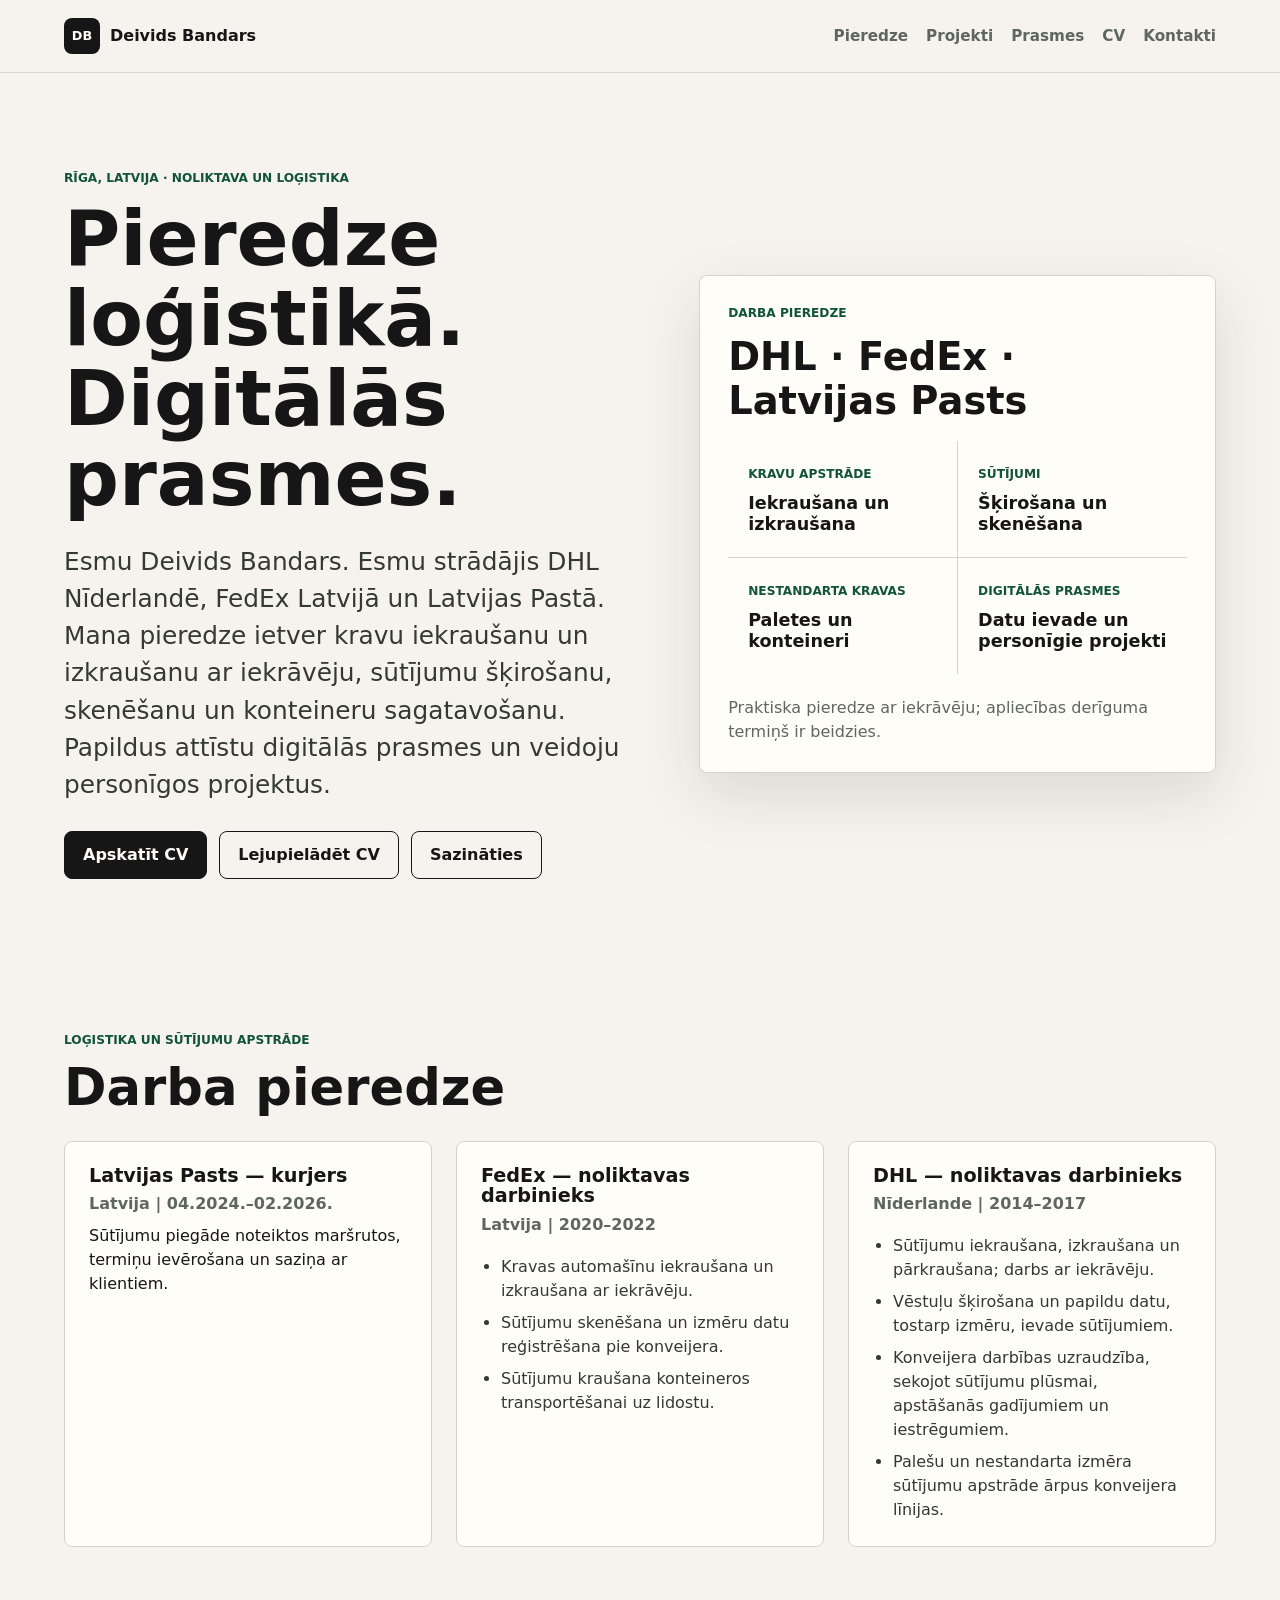
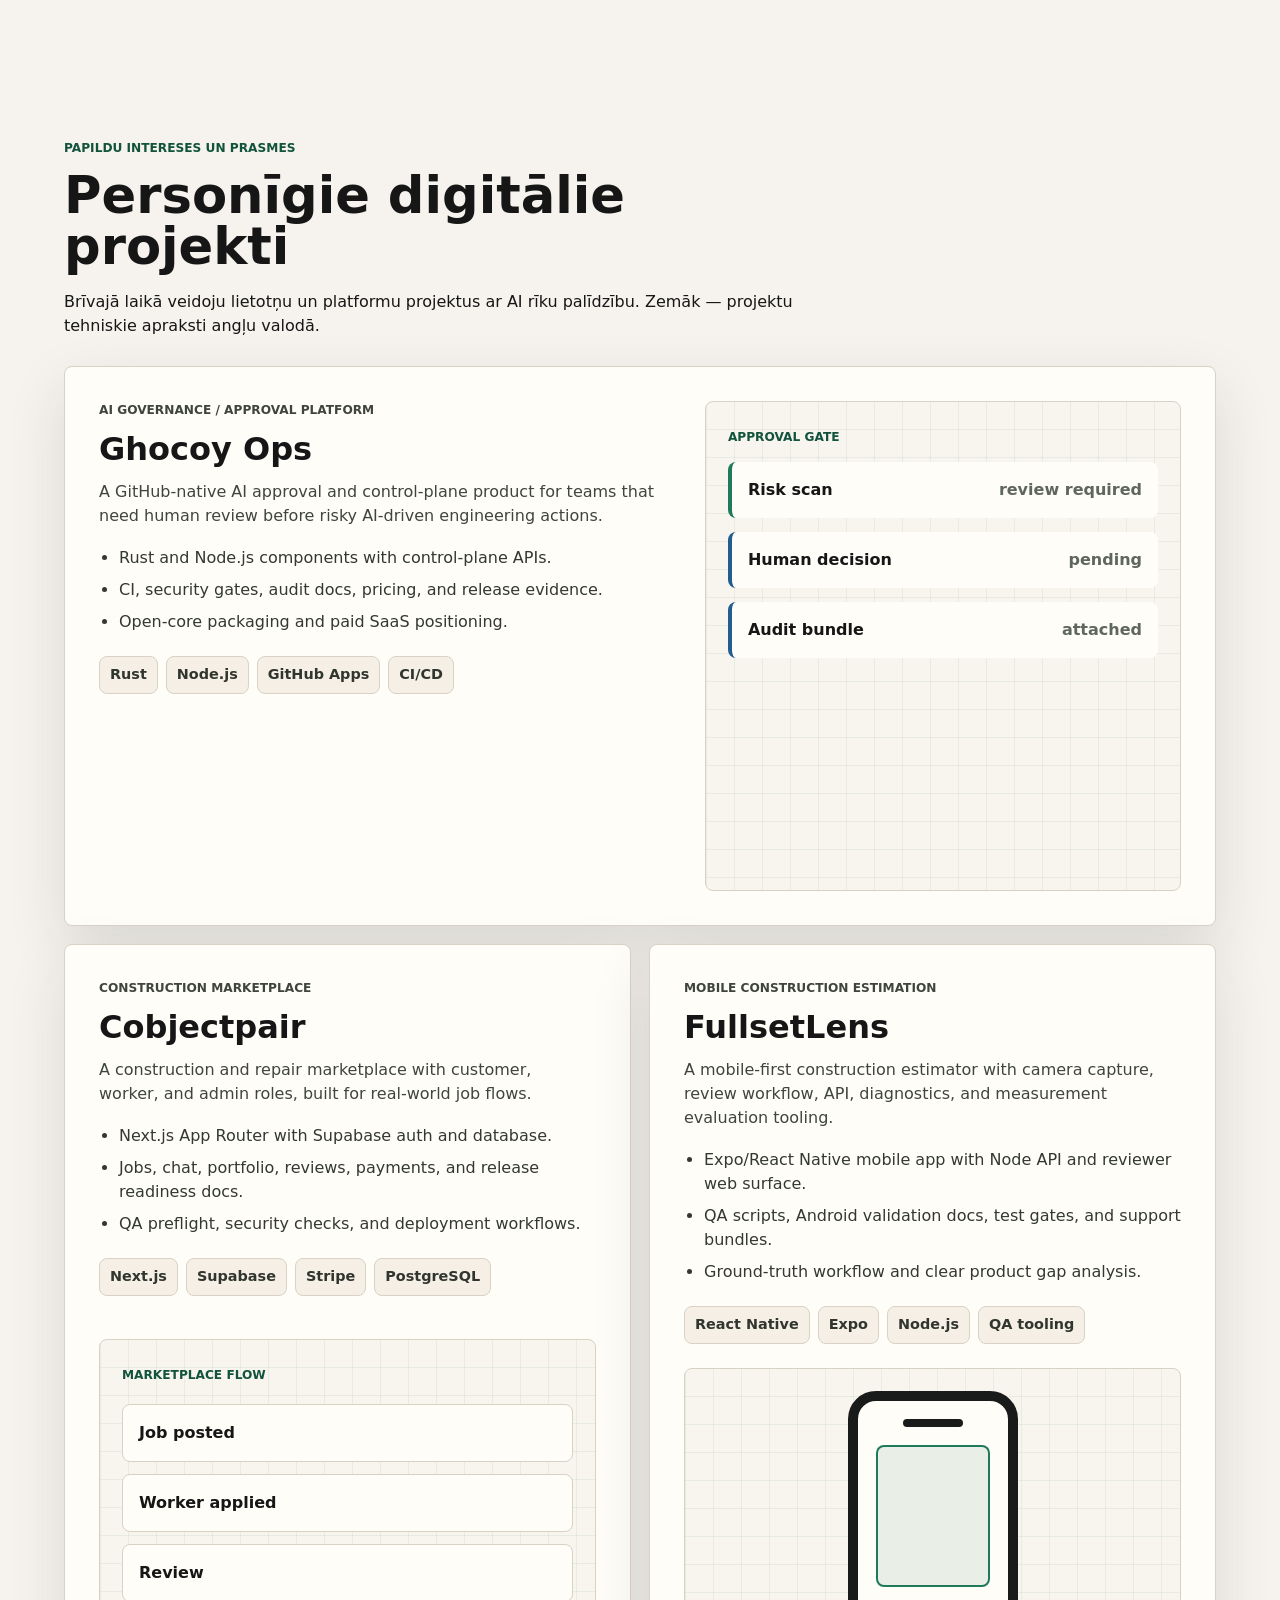
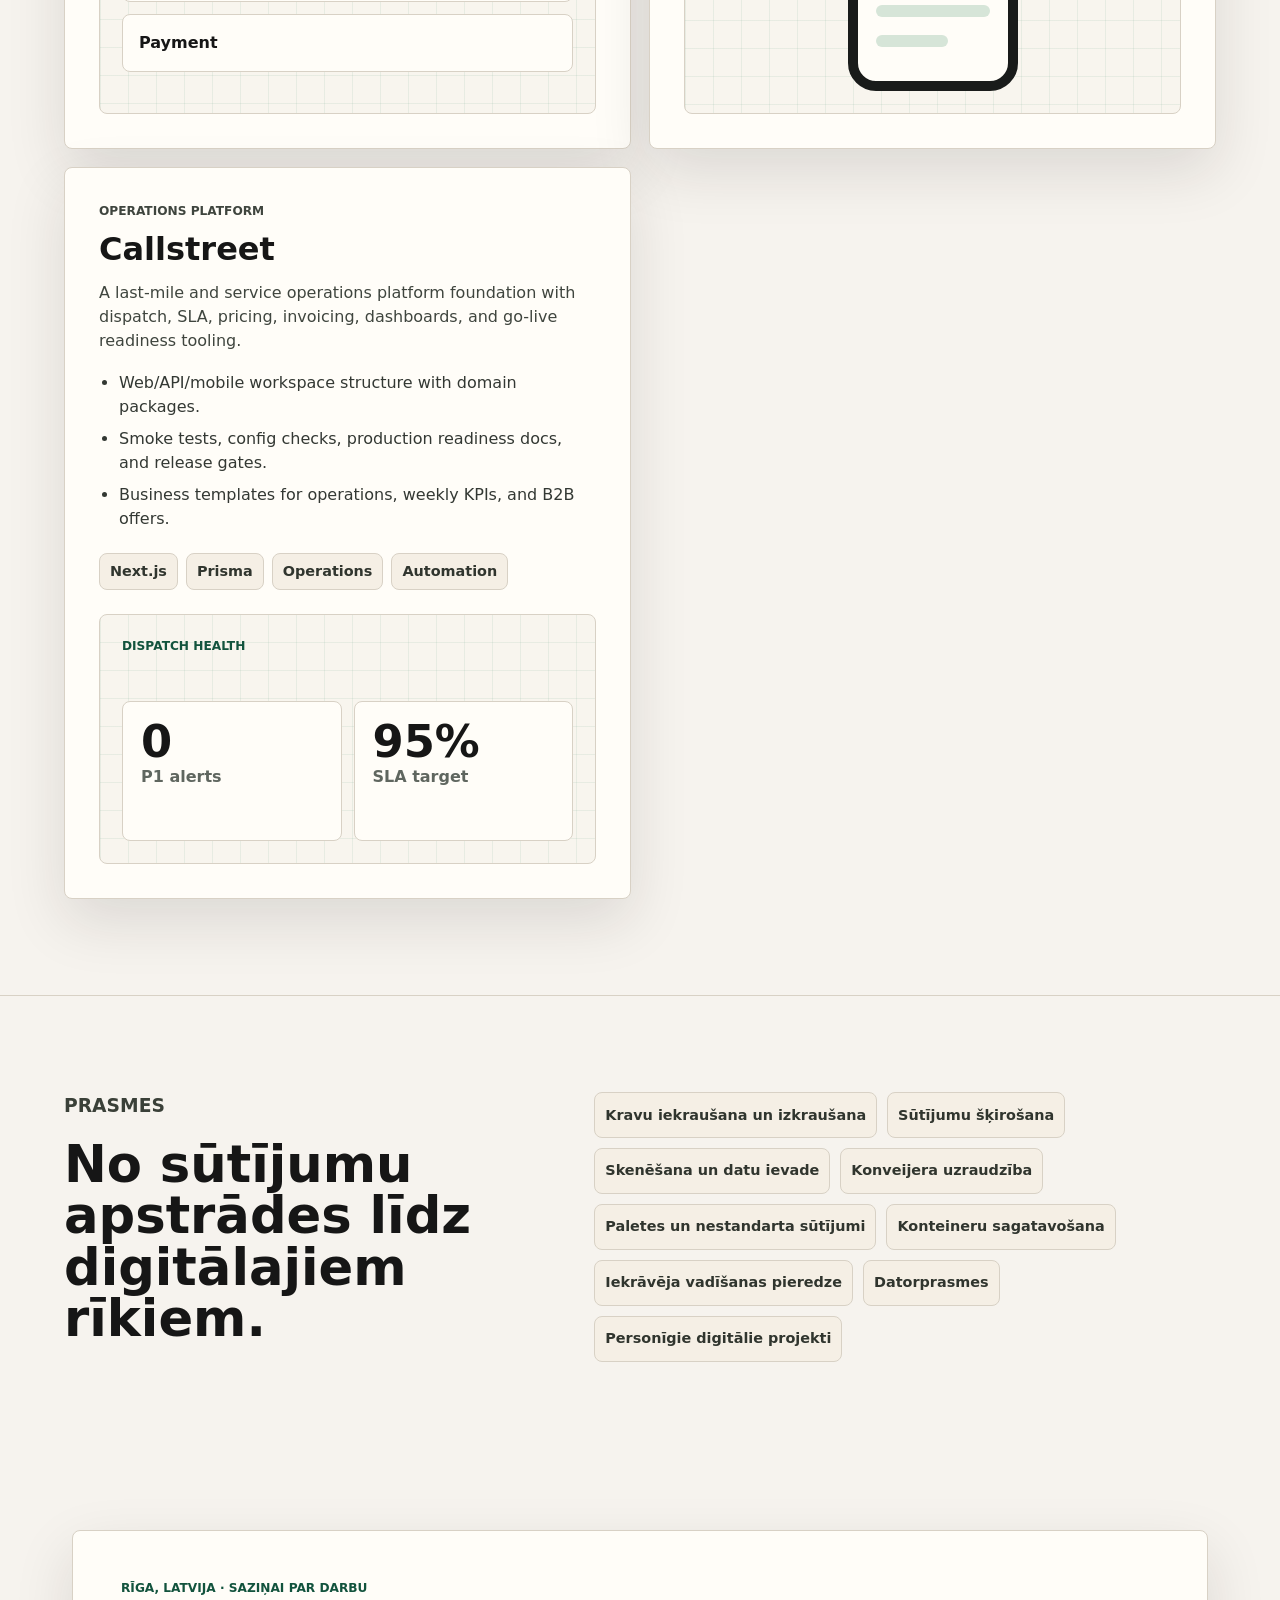
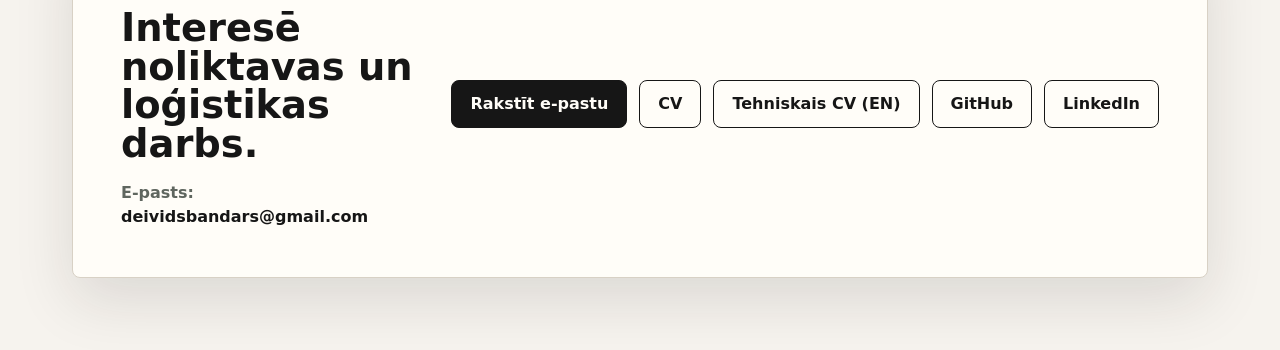
<file: index.html>
<!doctype html>
<html lang="lv">
  <head>
    <meta charset="utf-8" />
    <meta name="viewport" content="width=device-width, initial-scale=1" />
    <title>Deivids Bandars | Noliktava, loģistika un digitālie projekti</title>
    <meta
      name="description"
      content="Deivids Bandars — pieredze DHL, FedEx un Latvijas Pastā. Noliktavas darbs, loģistika un personīgie digitālie projekti."
    />
    <link rel="stylesheet" href="./styles.css" />
  </head>
  <body>
    <header class="site-header">
      <a class="brand" href="#top" aria-label="Deivids Bandars home">
        <span class="brand-mark">DB</span>
        <span>Deivids Bandars</span>
      </a>
      <nav class="nav" aria-label="Main navigation">
        <a href="#experience">Pieredze</a>
        <a href="#projects">Projekti</a>
        <a href="#skills">Prasmes</a>

        <a href="./cv.html">CV</a>
        <a href="#contact">Kontakti</a>
      </nav>
    </header>

    <main id="top">
      <section class="hero">
        <div class="hero-copy">
          <p class="eyebrow">Rīga, Latvija · Noliktava un loģistika</p>
          <h1>Pieredze loģistikā.<br>Digitālās prasmes.</h1>
          <p class="lead">Esmu Deivids Bandars. Esmu strādājis DHL Nīderlandē, FedEx Latvijā un Latvijas Pastā. Mana pieredze ietver kravu iekraušanu un izkraušanu ar iekrāvēju, sūtījumu šķirošanu, skenēšanu un konteineru sagatavošanu. Papildus attīstu digitālās prasmes un veidoju personīgos projektus.</p>
          <div class="hero-actions">
            <a class="button primary" href="./cv.html">Apskatīt CV</a>
            <a class="button secondary" href="./Deivids_Bandars_CV_Printful.pdf" download>Lejupielādēt CV</a>
            <a class="button secondary" href="#contact">Sazināties</a>
          </div>
        </div>

<aside class="hero-visual experience-summary" aria-label="Pieredzes pārskats"><p class="eyebrow">Darba pieredze</p><h2>DHL · FedEx · Latvijas Pasts</h2><div class="status-grid"><div><span class="label">Kravu apstrāde</span><strong>Iekraušana un izkraušana</strong></div><div><span class="label">Sūtījumi</span><strong>Šķirošana un skenēšana</strong></div><div><span class="label">Nestandarta kravas</span><strong>Paletes un konteineri</strong></div><div><span class="label">Digitālās prasmes</span><strong>Datu ievade un personīgie projekti</strong></div></div><p class="qualification-note">Praktiska pieredze ar iekrāvēju; apliecības derīguma termiņš ir beidzies.</p></aside></section>
<section id="experience" class="section"><div class="section-heading"><p class="eyebrow">Loģistika un sūtījumu apstrāde</p><h2>Darba pieredze</h2></div><div class="experience-grid"><article class="cv-item"><h3>Latvijas Pasts — kurjers</h3><p class="cv-meta">Latvija | 04.2024.–02.2026.</p><p>Sūtījumu piegāde noteiktos maršrutos, termiņu ievērošana un saziņa ar klientiem.</p></article>
<article class="cv-item"><h3>FedEx — noliktavas darbinieks</h3><p class="cv-meta">Latvija | 2020–2022</p><ul><li>Kravas automašīnu iekraušana un izkraušana ar iekrāvēju.</li><li>Sūtījumu skenēšana un izmēru datu reģistrēšana pie konveijera.</li><li>Sūtījumu kraušana konteineros transportēšanai uz lidostu.</li></ul></article>
<article class="cv-item"><h3>DHL — noliktavas darbinieks</h3><p class="cv-meta">Nīderlande | 2014–2017</p><ul><li>Sūtījumu iekraušana, izkraušana un pārkraušana; darbs ar iekrāvēju.</li><li>Vēstuļu šķirošana un papildu datu, tostarp izmēru, ievade sūtījumiem.</li><li>Konveijera darbības uzraudzība, sekojot sūtījumu plūsmai, apstāšanās gadījumiem un iestrēgumiem.</li><li>Palešu un nestandarta izmēra sūtījumu apstrāde ārpus konveijera līnijas.</li></ul></article></div></section>
      <section id="projects" class="section" lang="en">
        <div class="section-heading" lang="lv">
          <p class="eyebrow">Papildu intereses un prasmes</p>
          <h2>Personīgie digitālie projekti</h2><p>Brīvajā laikā veidoju lietotņu un platformu projektus ar AI rīku palīdzību. Zemāk — projektu tehniskie apraksti angļu valodā.</p>
        </div>

        <div class="project-grid">
          <article class="project-card feature">
            <div class="project-copy">
              <p class="project-type">AI governance / approval platform</p>
              <h3>Ghocoy Ops</h3>
              <p>
                A GitHub-native AI approval and control-plane product for teams that need human review
                before risky AI-driven engineering actions.
              </p>
              <ul>
                <li>Rust and Node.js components with control-plane APIs.</li>
                <li>CI, security gates, audit docs, pricing, and release evidence.</li>
                <li>Open-core packaging and paid SaaS positioning.</li>
              </ul>
              <div class="tags">
                <span>Rust</span>
                <span>Node.js</span>
                <span>GitHub Apps</span>
                <span>CI/CD</span>
              </div>
            </div>
            <div class="product-preview approval-preview">
              <span class="preview-title">Approval Gate</span>
              <div class="approval-row pass">
                <strong>Risk scan</strong>
                <span>review required</span>
              </div>
              <div class="approval-row">
                <strong>Human decision</strong>
                <span>pending</span>
              </div>
              <div class="approval-row">
                <strong>Audit bundle</strong>
                <span>attached</span>
              </div>
            </div>
          </article>

          <article class="project-card">
            <div class="project-copy">
              <p class="project-type">Construction marketplace</p>
              <h3>Cobjectpair</h3>
              <p>
                A construction and repair marketplace with customer, worker, and admin roles, built for
                real-world job flows.
              </p>
              <ul>
                <li>Next.js App Router with Supabase auth and database.</li>
                <li>Jobs, chat, portfolio, reviews, payments, and release readiness docs.</li>
                <li>QA preflight, security checks, and deployment workflows.</li>
              </ul>
              <div class="tags">
                <span>Next.js</span>
                <span>Supabase</span>
                <span>Stripe</span>
                <span>PostgreSQL</span>
              </div>
            </div>
            <div class="product-preview marketplace-preview">
              <span class="preview-title">Marketplace Flow</span>
              <div class="kanban">
                <span>Job posted</span>
                <span>Worker applied</span>
                <span>Review</span>
                <span>Payment</span>
              </div>
            </div>
          </article>

          <article class="project-card">
            <div class="project-copy">
              <p class="project-type">Mobile construction estimation</p>
              <h3>FullsetLens</h3>
              <p>
                A mobile-first construction estimator with camera capture, review workflow, API,
                diagnostics, and measurement evaluation tooling.
              </p>
              <ul>
                <li>Expo/React Native mobile app with Node API and reviewer web surface.</li>
                <li>QA scripts, Android validation docs, test gates, and support bundles.</li>
                <li>Ground-truth workflow and clear product gap analysis.</li>
              </ul>
              <div class="tags">
                <span>React Native</span>
                <span>Expo</span>
                <span>Node.js</span>
                <span>QA tooling</span>
              </div>
            </div>
            <div class="product-preview mobile-preview">
              <span class="phone">
                <span class="phone-header"></span>
                <span class="scan-box"></span>
                <span class="phone-line"></span>
                <span class="phone-line short"></span>
              </span>
            </div>
          </article>

          <article class="project-card">
            <div class="project-copy">
              <p class="project-type">Operations platform</p>
              <h3>Callstreet</h3>
              <p>
                A last-mile and service operations platform foundation with dispatch, SLA, pricing,
                invoicing, dashboards, and go-live readiness tooling.
              </p>
              <ul>
                <li>Web/API/mobile workspace structure with domain packages.</li>
                <li>Smoke tests, config checks, production readiness docs, and release gates.</li>
                <li>Business templates for operations, weekly KPIs, and B2B offers.</li>
              </ul>
              <div class="tags">
                <span>Next.js</span>
                <span>Prisma</span>
                <span>Operations</span>
                <span>Automation</span>
              </div>
            </div>
            <div class="product-preview ops-preview">
              <span class="preview-title">Dispatch Health</span>
              <div class="metric">
                <strong>0</strong>
                <span>P1 alerts</span>
              </div>
              <div class="metric">
                <strong>95%</strong>
                <span>SLA target</span>
              </div>
            </div>
          </article>
        </div>
      </section>

<section id="skills" class="section split"><div><p class="eyebrow">Prasmes</p><h2>No sūtījumu apstrādes līdz digitālajiem rīkiem.</h2></div><div class="skill-list"><span>Kravu iekraušana un izkraušana</span><span>Sūtījumu šķirošana</span><span>Skenēšana un datu ievade</span><span>Konveijera uzraudzība</span><span>Paletes un nestandarta sūtījumi</span><span>Konteineru sagatavošana</span><span>Iekrāvēja vadīšanas pieredze</span><span>Datorprasmes</span><span>Personīgie digitālie projekti</span></div></section>
      <section id="contact" class="contact">
        <div>
          <p class="eyebrow">Rīga, Latvija · Saziņai par darbu</p>
          <h2>Interesē noliktavas un loģistikas darbs.</h2>
          <p class="contact-email">E-pasts: <span>deividsbandars@gmail.com</span></p>
        </div>
        <div class="contact-actions">
          <a class="button primary" href="mailto:deividsbandars@gmail.com">Rakstīt e-pastu</a>
          <a class="button secondary" href="./cv.html">CV</a>
          <a class="button secondary" href="./cv-tech.html">Tehniskais CV (EN)</a>
          <a class="button secondary" href="https://github.com/deividsbandars-web">GitHub</a>
          <a class="button secondary" href="https://www.linkedin.com/in/deivids-bandars-62b53a2b2/">LinkedIn</a>
        </div>
      </section>
    </main>
  </body>
</html>
</file>
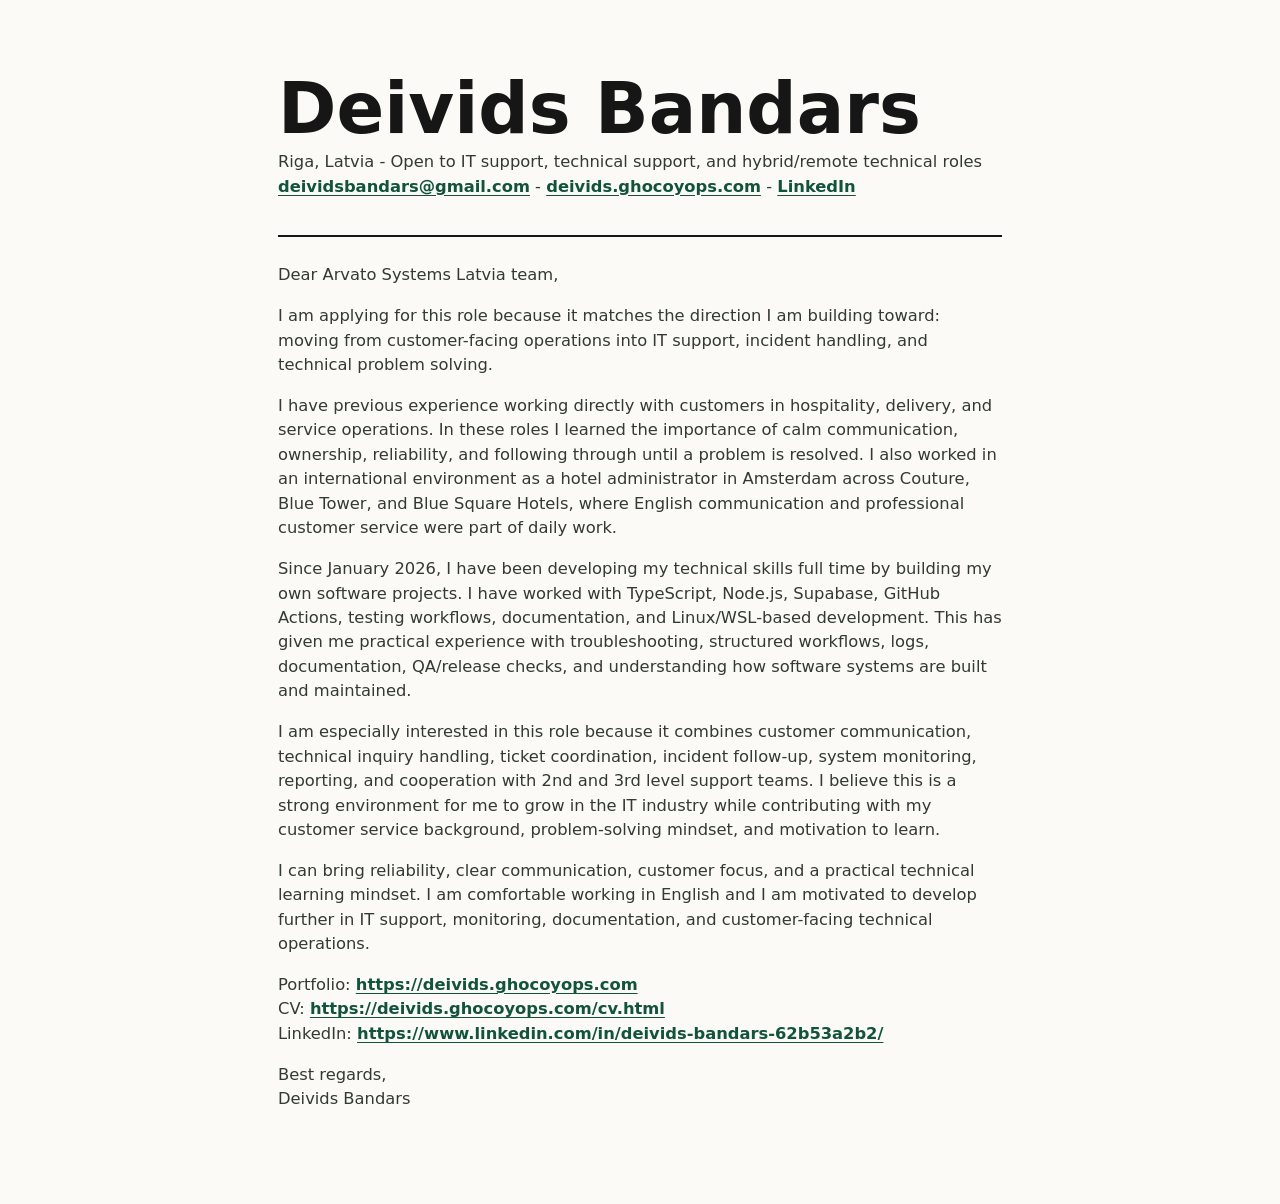
<file: cover-letter-arvato.html>
<!doctype html>
<html lang="en">
  <head>
    <meta charset="utf-8" />
    <meta name="viewport" content="width=device-width, initial-scale=1" />
    <title>Cover Letter | Arvato Systems Latvia | Deivids Bandars</title>
    <link rel="stylesheet" href="./styles.css" />
  </head>
  <body class="cv-page">
    <main class="letter-shell">
      <section class="letter-header">
        <h1>Deivids Bandars</h1>
        <p>
          Riga, Latvia - Open to IT support, technical support, and hybrid/remote technical roles<br />
          <a href="mailto:deividsbandars@gmail.com">deividsbandars@gmail.com</a> -
          <a href="https://deivids.ghocoyops.com">deivids.ghocoyops.com</a> -
          <a href="https://www.linkedin.com/in/deivids-bandars-62b53a2b2/">LinkedIn</a>
        </p>
      </section>

      <section class="letter-body">
        <p>Dear Arvato Systems Latvia team,</p>

        <p>
          I am applying for this role because it matches the direction I am building toward: moving
          from customer-facing operations into IT support, incident handling, and technical problem
          solving.
        </p>

        <p>
          I have previous experience working directly with customers in hospitality, delivery, and
          service operations. In these roles I learned the importance of calm communication,
          ownership, reliability, and following through until a problem is resolved. I also worked in
          an international environment as a hotel administrator in Amsterdam across Couture, Blue
          Tower, and Blue Square Hotels, where English communication and professional customer
          service were part of daily work.
        </p>

        <p>
          Since January 2026, I have been developing my technical skills full time by building my own
          software projects. I have worked with TypeScript, Node.js, Supabase, GitHub Actions,
          testing workflows, documentation, and Linux/WSL-based development. This has given me
          practical experience with troubleshooting, structured workflows, logs, documentation,
          QA/release checks, and understanding how software systems are built and maintained.
        </p>

        <p>
          I am especially interested in this role because it combines customer communication,
          technical inquiry handling, ticket coordination, incident follow-up, system monitoring,
          reporting, and cooperation with 2nd and 3rd level support teams. I believe this is a strong
          environment for me to grow in the IT industry while contributing with my customer service
          background, problem-solving mindset, and motivation to learn.
        </p>

        <p>
          I can bring reliability, clear communication, customer focus, and a practical technical
          learning mindset. I am comfortable working in English and I am motivated to develop further
          in IT support, monitoring, documentation, and customer-facing technical operations.
        </p>

        <p>
          Portfolio: <a href="https://deivids.ghocoyops.com">https://deivids.ghocoyops.com</a><br />
          CV: <a href="https://deivids.ghocoyops.com/cv.html">https://deivids.ghocoyops.com/cv.html</a><br />
          LinkedIn: <a href="https://www.linkedin.com/in/deivids-bandars-62b53a2b2/">https://www.linkedin.com/in/deivids-bandars-62b53a2b2/</a>
        </p>

        <p>
          Best regards,<br />
          Deivids Bandars
        </p>
      </section>
    </main>
  </body>
</html>
</file>
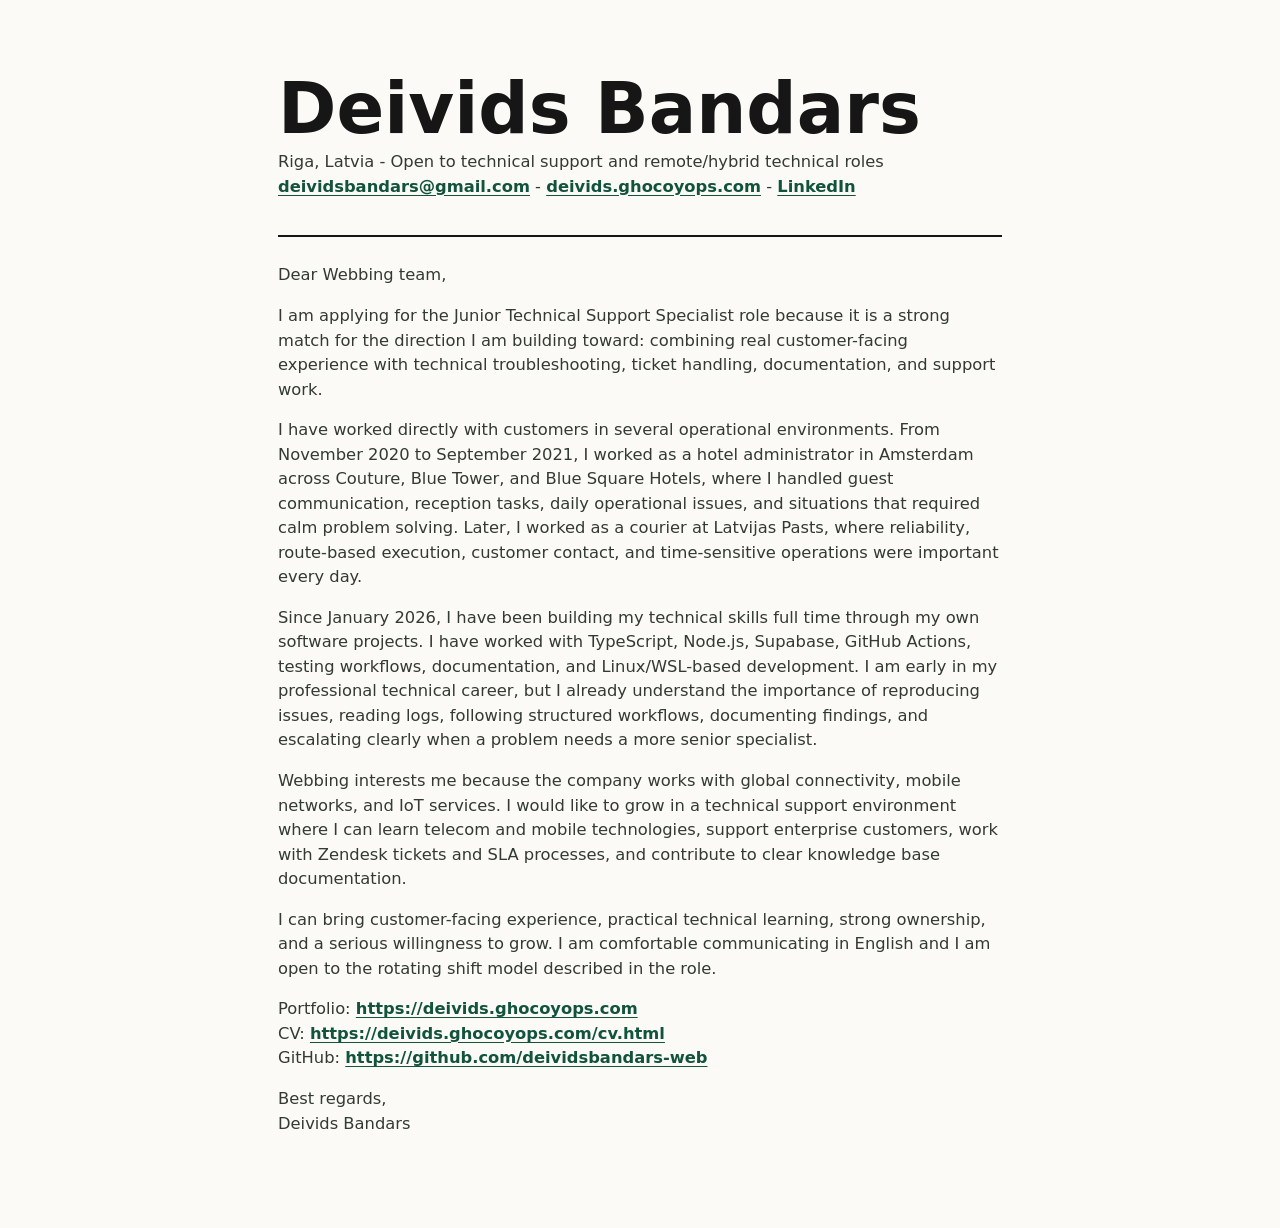
<file: cover-letter-webbing.html>
<!doctype html>
<html lang="en">
  <head>
    <meta charset="utf-8" />
    <meta name="viewport" content="width=device-width, initial-scale=1" />
    <title>Cover Letter | Webbing | Deivids Bandars</title>
    <link rel="stylesheet" href="./styles.css" />
  </head>
  <body class="cv-page">
    <main class="letter-shell">
      <section class="letter-header">
        <h1>Deivids Bandars</h1>
        <p>
          Riga, Latvia - Open to technical support and remote/hybrid technical roles<br />
          <a href="mailto:deividsbandars@gmail.com">deividsbandars@gmail.com</a> -
          <a href="https://deivids.ghocoyops.com">deivids.ghocoyops.com</a> -
          <a href="https://www.linkedin.com/in/deivids-bandars-62b53a2b2/">LinkedIn</a>
        </p>
      </section>

      <section class="letter-body">
        <p>Dear Webbing team,</p>

        <p>
          I am applying for the Junior Technical Support Specialist role because it is a strong match
          for the direction I am building toward: combining real customer-facing experience with
          technical troubleshooting, ticket handling, documentation, and support work.
        </p>

        <p>
          I have worked directly with customers in several operational environments. From November
          2020 to September 2021, I worked as a hotel administrator in Amsterdam across Couture,
          Blue Tower, and Blue Square Hotels, where I handled guest communication, reception tasks,
          daily operational issues, and situations that required calm problem solving. Later, I worked
          as a courier at Latvijas Pasts, where reliability, route-based execution, customer contact,
          and time-sensitive operations were important every day.
        </p>

        <p>
          Since January 2026, I have been building my technical skills full time through my own
          software projects. I have worked with TypeScript, Node.js, Supabase, GitHub Actions,
          testing workflows, documentation, and Linux/WSL-based development. I am early in my
          professional technical career, but I already understand the importance of reproducing issues,
          reading logs, following structured workflows, documenting findings, and escalating clearly
          when a problem needs a more senior specialist.
        </p>

        <p>
          Webbing interests me because the company works with global connectivity, mobile networks,
          and IoT services. I would like to grow in a technical support environment where I can learn
          telecom and mobile technologies, support enterprise customers, work with Zendesk tickets and
          SLA processes, and contribute to clear knowledge base documentation.
        </p>

        <p>
          I can bring customer-facing experience, practical technical learning, strong ownership, and
          a serious willingness to grow. I am comfortable communicating in English and I am open to the
          rotating shift model described in the role.
        </p>

        <p>
          Portfolio: <a href="https://deivids.ghocoyops.com">https://deivids.ghocoyops.com</a><br />
          CV: <a href="https://deivids.ghocoyops.com/cv.html">https://deivids.ghocoyops.com/cv.html</a><br />
          GitHub: <a href="https://github.com/deividsbandars-web">https://github.com/deividsbandars-web</a>
        </p>

        <p>
          Best regards,<br />
          Deivids Bandars
        </p>
      </section>
    </main>
  </body>
</html>
</file>
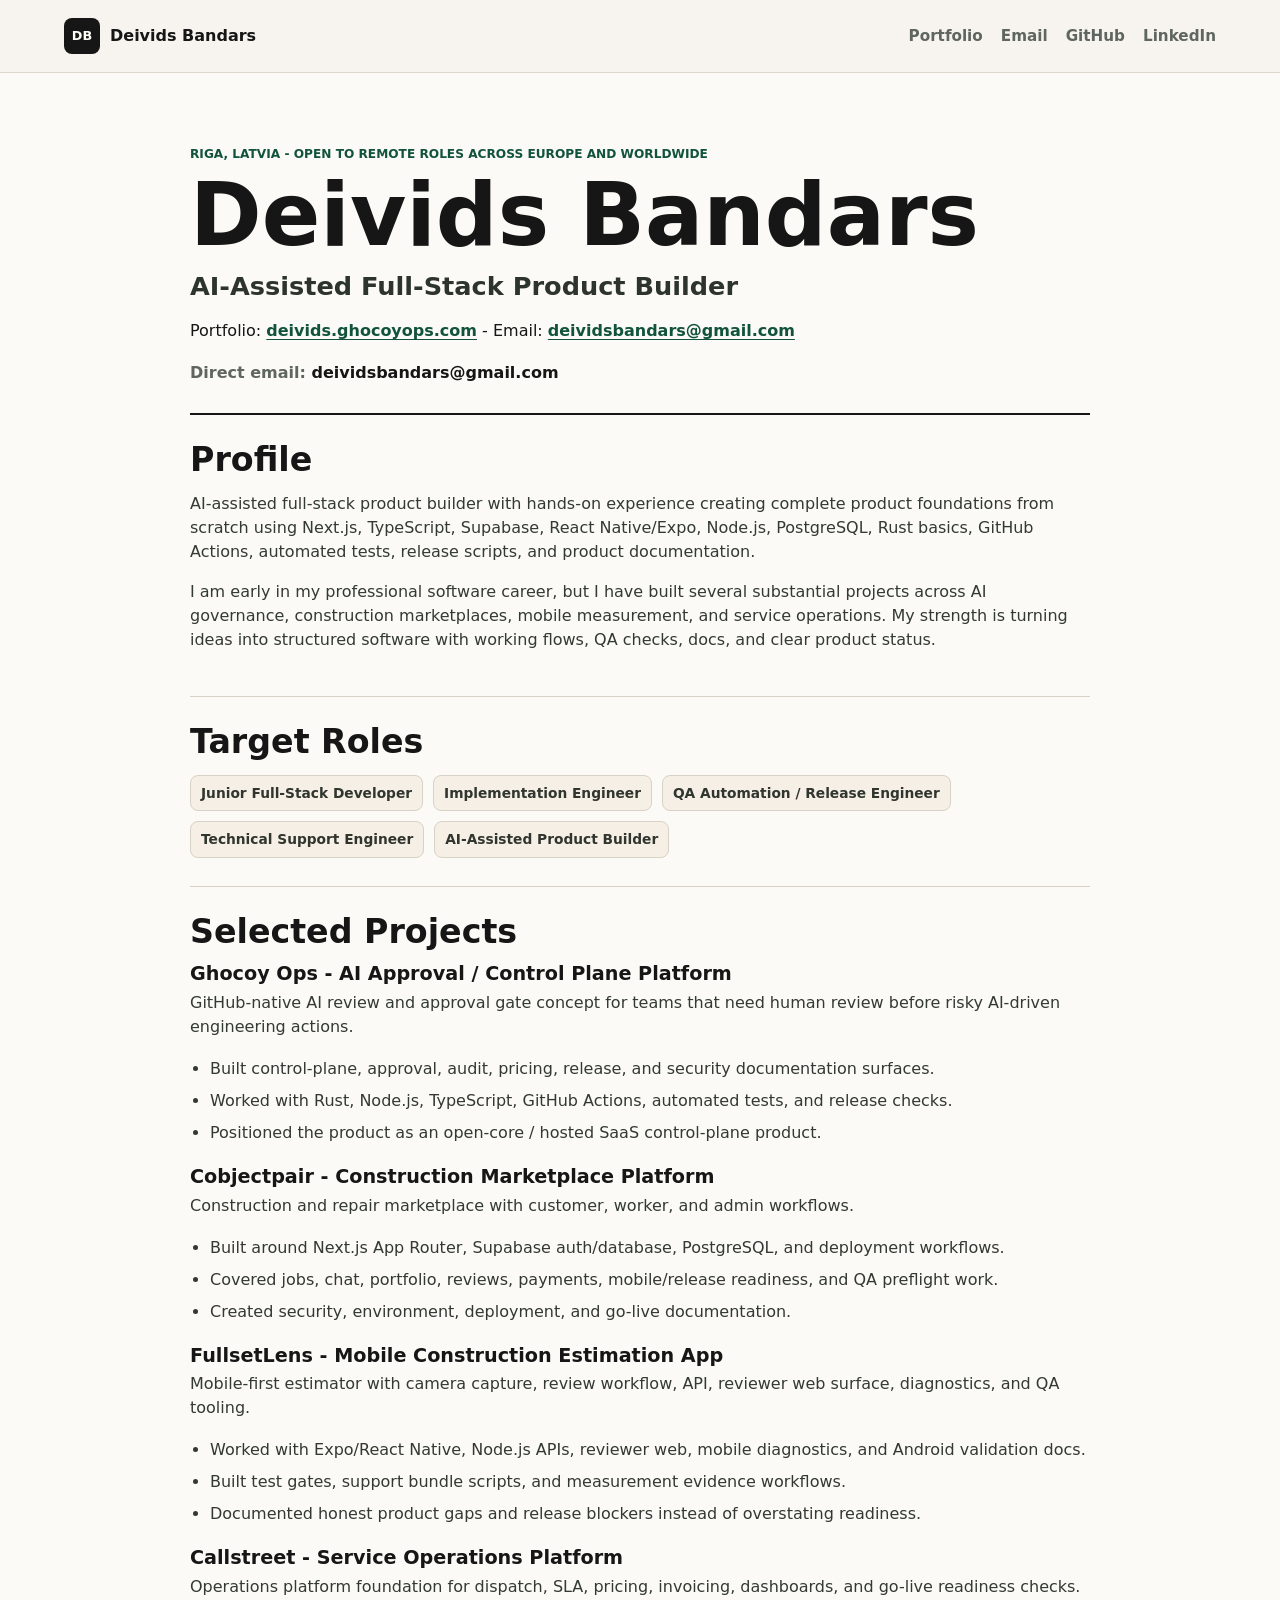
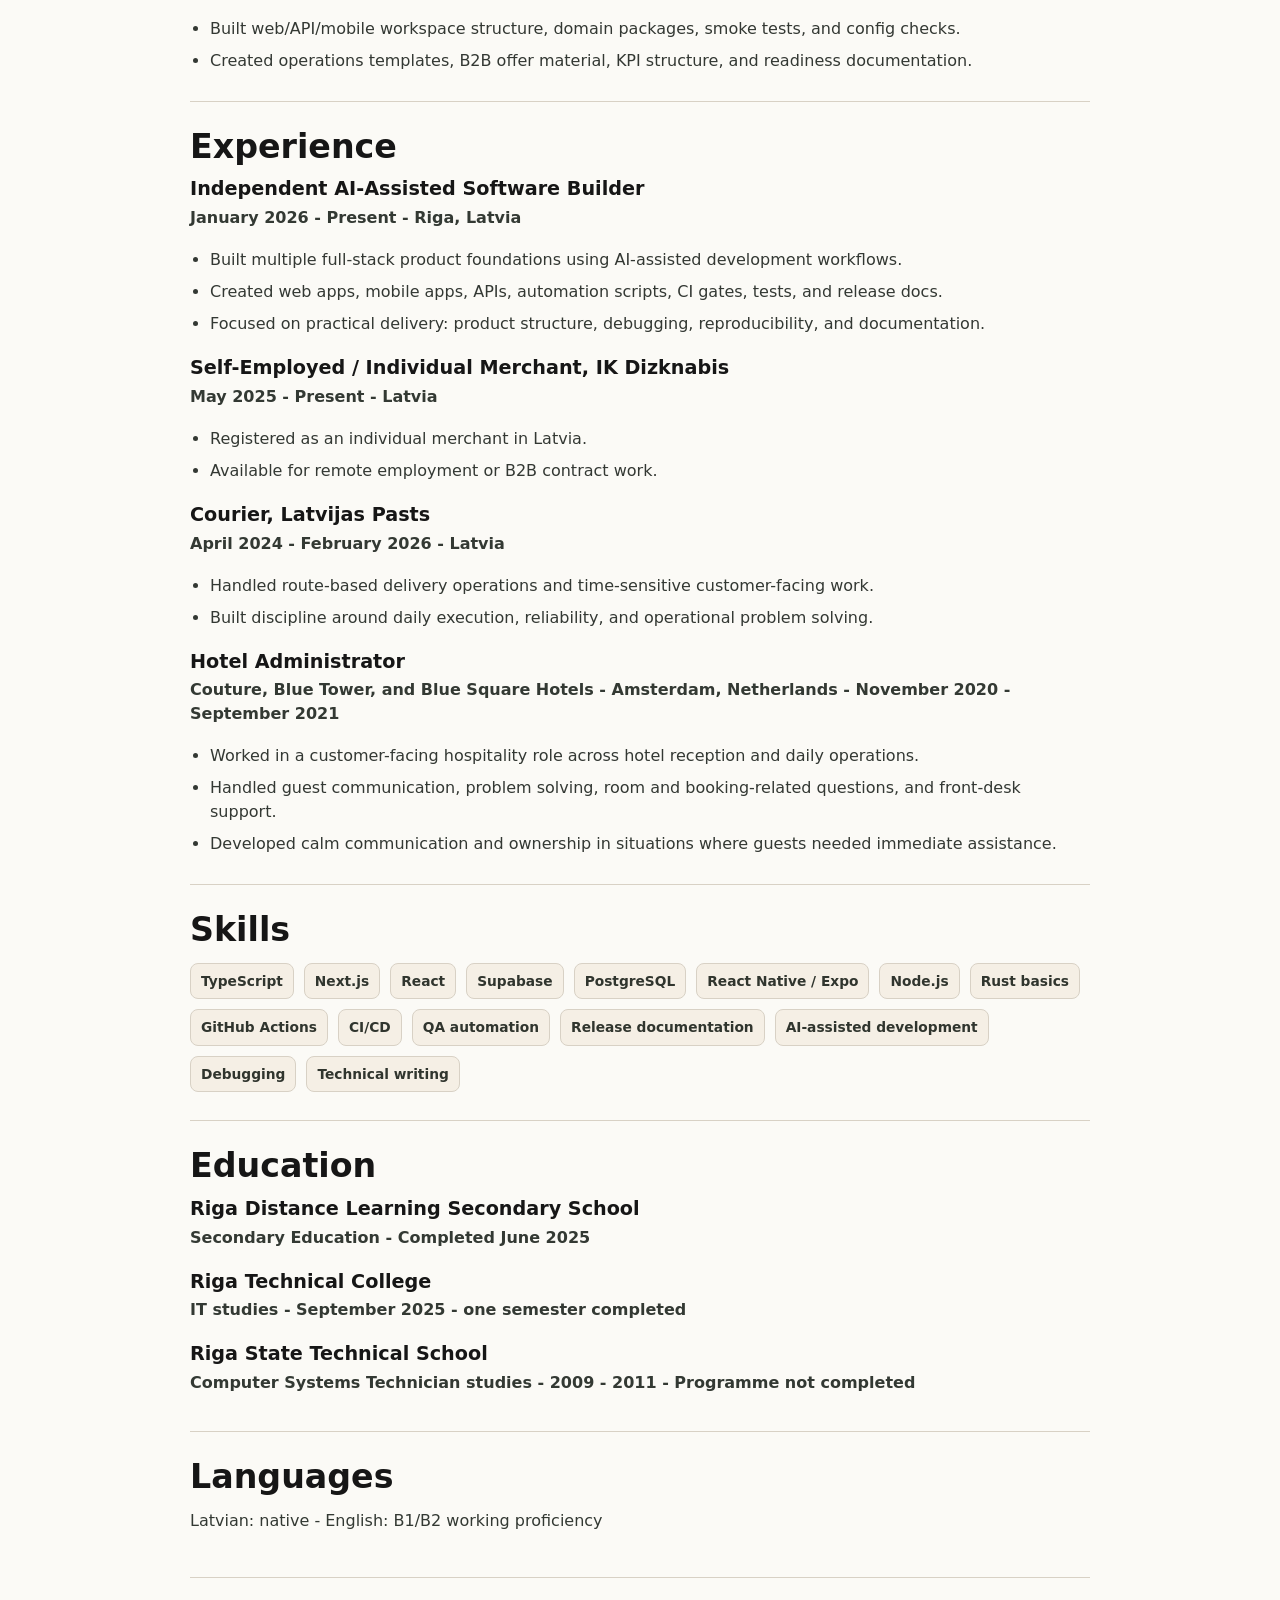
<file: cv-tech.html>
<!doctype html>
<html lang="en">
  <head>
    <meta charset="utf-8" />
    <meta name="viewport" content="width=device-width, initial-scale=1" />
    <title>CV | Deivids Bandars</title>
    <meta
      name="description"
      content="CV of Deivids Bandars, AI-assisted full-stack product builder open to remote roles."
    />
    <link rel="stylesheet" href="./styles.css" />
  </head>
  <body class="cv-page">
    <header class="site-header">
      <a class="brand" href="./index.html" aria-label="Back to portfolio">
        <span class="brand-mark">DB</span>
        <span>Deivids Bandars</span>
      </a>
      <nav class="nav" aria-label="CV navigation">
        <a href="./index.html">Portfolio</a>
        <a href="mailto:deividsbandars@gmail.com">Email</a>
        <a href="https://github.com/deividsbandars-web">GitHub</a>
        <a href="https://www.linkedin.com/in/deivids-bandars-62b53a2b2/">LinkedIn</a>
      </nav>
    </header>

    <main class="cv-shell">
      <section class="cv-hero">
        <p class="eyebrow">Riga, Latvia - Open to remote roles across Europe and worldwide</p>
        <h1>Deivids Bandars</h1>
        <p class="cv-title">AI-Assisted Full-Stack Product Builder</p>
        <p>
          Portfolio:
          <a href="https://deivids.ghocoyops.com">deivids.ghocoyops.com</a>
          - Email:
          <a href="mailto:deividsbandars@gmail.com">deividsbandars@gmail.com</a>
        </p>
        <p class="contact-email">Direct email: <span>deividsbandars@gmail.com</span></p>
      </section>

      <section class="cv-section">
        <h2>Profile</h2>
        <p>
          AI-assisted full-stack product builder with hands-on experience creating complete product
          foundations from scratch using Next.js, TypeScript, Supabase, React Native/Expo, Node.js,
          PostgreSQL, Rust basics, GitHub Actions, automated tests, release scripts, and product
          documentation.
        </p>
        <p>
          I am early in my professional software career, but I have built several substantial projects
          across AI governance, construction marketplaces, mobile measurement, and service operations.
          My strength is turning ideas into structured software with working flows, QA checks, docs,
          and clear product status.
        </p>
      </section>

      <section class="cv-section">
        <h2>Target Roles</h2>
        <div class="skill-list compact">
          <span>Junior Full-Stack Developer</span>
          <span>Implementation Engineer</span>
          <span>QA Automation / Release Engineer</span>
          <span>Technical Support Engineer</span>
          <span>AI-Assisted Product Builder</span>
        </div>
      </section>

      <section class="cv-section">
        <h2>Selected Projects</h2>
        <article class="cv-item">
          <h3>Ghocoy Ops - AI Approval / Control Plane Platform</h3>
          <p>
            GitHub-native AI review and approval gate concept for teams that need human review before
            risky AI-driven engineering actions.
          </p>
          <ul>
            <li>Built control-plane, approval, audit, pricing, release, and security documentation surfaces.</li>
            <li>Worked with Rust, Node.js, TypeScript, GitHub Actions, automated tests, and release checks.</li>
            <li>Positioned the product as an open-core / hosted SaaS control-plane product.</li>
          </ul>
        </article>

        <article class="cv-item">
          <h3>Cobjectpair - Construction Marketplace Platform</h3>
          <p>
            Construction and repair marketplace with customer, worker, and admin workflows.
          </p>
          <ul>
            <li>Built around Next.js App Router, Supabase auth/database, PostgreSQL, and deployment workflows.</li>
            <li>Covered jobs, chat, portfolio, reviews, payments, mobile/release readiness, and QA preflight work.</li>
            <li>Created security, environment, deployment, and go-live documentation.</li>
          </ul>
        </article>

        <article class="cv-item">
          <h3>FullsetLens - Mobile Construction Estimation App</h3>
          <p>
            Mobile-first estimator with camera capture, review workflow, API, reviewer web surface,
            diagnostics, and QA tooling.
          </p>
          <ul>
            <li>Worked with Expo/React Native, Node.js APIs, reviewer web, mobile diagnostics, and Android validation docs.</li>
            <li>Built test gates, support bundle scripts, and measurement evidence workflows.</li>
            <li>Documented honest product gaps and release blockers instead of overstating readiness.</li>
          </ul>
        </article>

        <article class="cv-item">
          <h3>Callstreet - Service Operations Platform</h3>
          <p>
            Operations platform foundation for dispatch, SLA, pricing, invoicing, dashboards, and
            go-live readiness checks.
          </p>
          <ul>
            <li>Built web/API/mobile workspace structure, domain packages, smoke tests, and config checks.</li>
            <li>Created operations templates, B2B offer material, KPI structure, and readiness documentation.</li>
          </ul>
        </article>
      </section>

      <section class="cv-section">
        <h2>Experience</h2>
        <article class="cv-item">
          <h3>Independent AI-Assisted Software Builder</h3>
          <p class="cv-meta">January 2026 - Present - Riga, Latvia</p>
          <ul>
            <li>Built multiple full-stack product foundations using AI-assisted development workflows.</li>
            <li>Created web apps, mobile apps, APIs, automation scripts, CI gates, tests, and release docs.</li>
            <li>Focused on practical delivery: product structure, debugging, reproducibility, and documentation.</li>
          </ul>
        </article>

        <article class="cv-item">
          <h3>Self-Employed / Individual Merchant, IK Dizknabis</h3>
          <p class="cv-meta">May 2025 - Present - Latvia</p>
          <ul>
            <li>Registered as an individual merchant in Latvia.</li>
            <li>Available for remote employment or B2B contract work.</li>
          </ul>
        </article>

        <article class="cv-item">
          <h3>Courier, Latvijas Pasts</h3>
          <p class="cv-meta">April 2024 - February 2026 - Latvia</p>
          <ul>
            <li>Handled route-based delivery operations and time-sensitive customer-facing work.</li>
            <li>Built discipline around daily execution, reliability, and operational problem solving.</li>
          </ul>
        </article>

        <article class="cv-item">
          <h3>Hotel Administrator</h3>
          <p class="cv-meta">Couture, Blue Tower, and Blue Square Hotels - Amsterdam, Netherlands - November 2020 - September 2021</p>
          <ul>
            <li>Worked in a customer-facing hospitality role across hotel reception and daily operations.</li>
            <li>Handled guest communication, problem solving, room and booking-related questions, and front-desk support.</li>
            <li>Developed calm communication and ownership in situations where guests needed immediate assistance.</li>
          </ul>
        </article>
      </section>

      <section class="cv-section">
        <h2>Skills</h2>
        <div class="skill-list compact">
          <span>TypeScript</span>
          <span>Next.js</span>
          <span>React</span>
          <span>Supabase</span>
          <span>PostgreSQL</span>
          <span>React Native / Expo</span>
          <span>Node.js</span>
          <span>Rust basics</span>
          <span>GitHub Actions</span>
          <span>CI/CD</span>
          <span>QA automation</span>
          <span>Release documentation</span>
          <span>AI-assisted development</span>
          <span>Debugging</span>
          <span>Technical writing</span>
        </div>
      </section>

      <section class="cv-section">
        <h2>Education</h2>
        <article class="cv-item">
          <h3>Riga Distance Learning Secondary School</h3>
          <p class="cv-meta">Secondary Education - Completed June 2025</p>
        </article>
        <article class="cv-item">
          <h3>Riga Technical College</h3>
          <p class="cv-meta">IT studies - September 2025 - one semester completed</p>
        </article>
        <article class="cv-item">
          <h3>Riga State Technical School</h3>
          <p class="cv-meta">Computer Systems Technician studies - 2009 - 2011 - Programme not completed</p>
        </article>
      </section>

      <section class="cv-section">
        <h2>Languages</h2>
        <p>Latvian: native - English: B1/B2 working proficiency</p>
      </section>
    </main>
  </body>
</html>
</file>
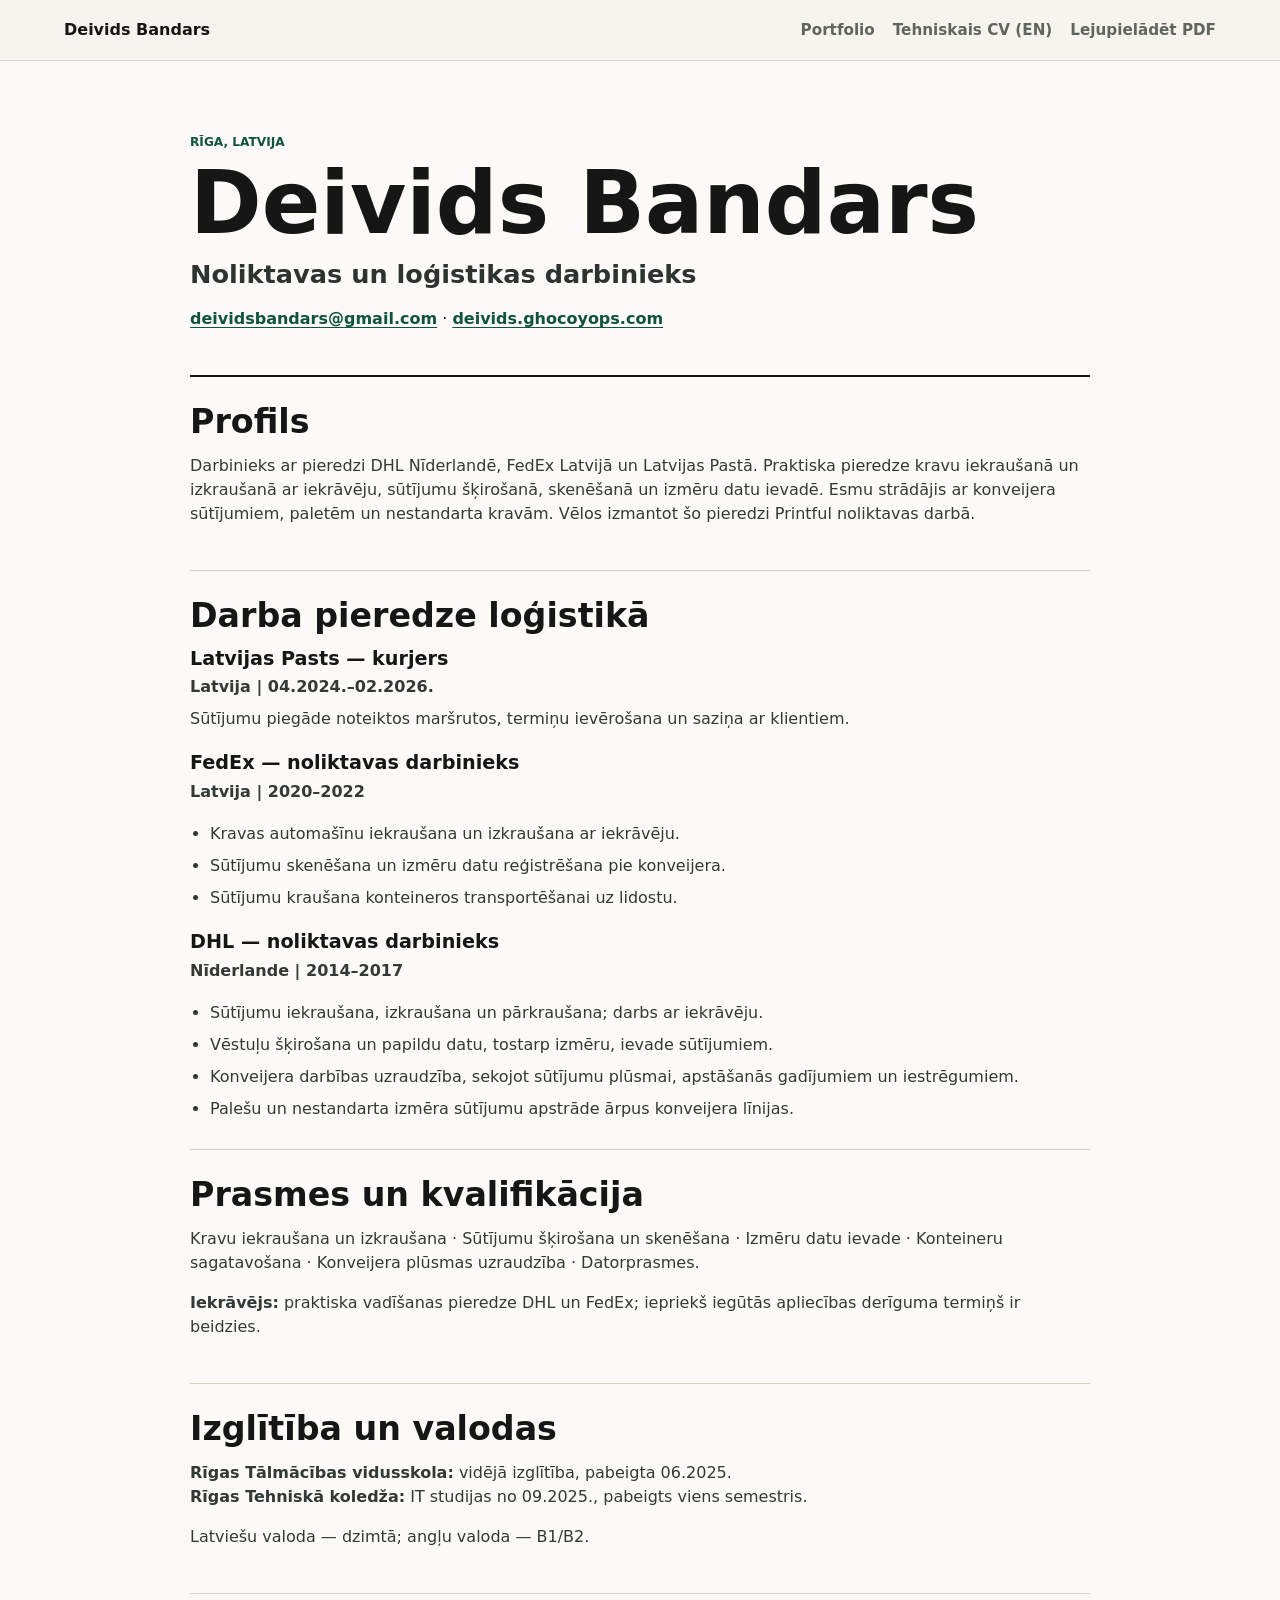
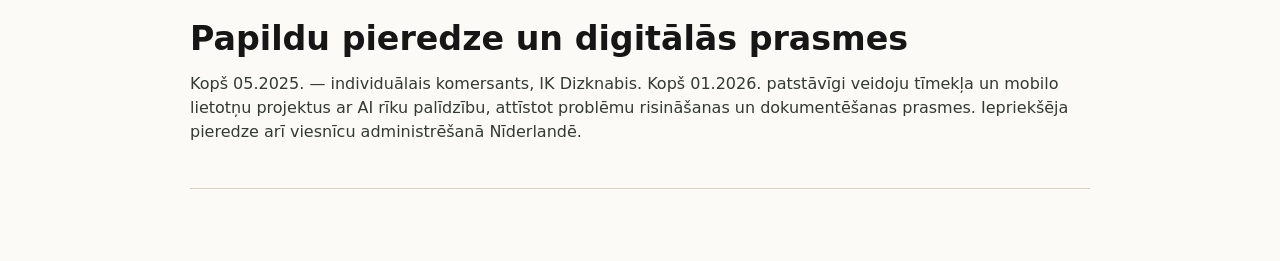
<file: cv.html>
<!doctype html>
<html lang="lv"><head><meta charset="utf-8"><meta name="viewport" content="width=device-width, initial-scale=1">
<title>Deivids Bandars — noliktavas un loģistikas CV</title><meta name="description" content="Deivida Bandara CV: DHL, FedEx un Latvijas Pasta pieredze, kravu apstrāde, sūtījumu skenēšana un darbs ar iekrāvēju."><link rel="stylesheet" href="./styles.css"></head>
<body class="cv-page warehouse-cv"><header class="site-header"><a class="brand" href="./index.html">Deivids Bandars</a><nav class="nav" aria-label="CV navigācija"><a href="./index.html">Portfolio</a><a href="./cv-tech.html">Tehniskais CV (EN)</a><a href="./Deivids_Bandars_CV_Printful.pdf" download>Lejupielādēt PDF</a></nav></header>
<main class="cv-shell"><section class="cv-hero"><p class="eyebrow">Rīga, Latvija</p><h1>Deivids Bandars</h1><p class="cv-title">Noliktavas un loģistikas darbinieks</p><p><a href="mailto:deividsbandars@gmail.com">deividsbandars@gmail.com</a> · <a href="https://deivids.ghocoyops.com">deivids.ghocoyops.com</a></p></section>
<section class="cv-section"><h2>Profils</h2><p>Darbinieks ar pieredzi DHL Nīderlandē, FedEx Latvijā un Latvijas Pastā. Praktiska pieredze kravu iekraušanā un izkraušanā ar iekrāvēju, sūtījumu šķirošanā, skenēšanā un izmēru datu ievadē. Esmu strādājis ar konveijera sūtījumiem, paletēm un nestandarta kravām. Vēlos izmantot šo pieredzi Printful noliktavas darbā.</p></section>
<section class="cv-section"><h2>Darba pieredze loģistikā</h2><article class="cv-item"><h3>Latvijas Pasts — kurjers</h3><p class="cv-meta">Latvija | 04.2024.–02.2026.</p><p>Sūtījumu piegāde noteiktos maršrutos, termiņu ievērošana un saziņa ar klientiem.</p></article>
<article class="cv-item"><h3>FedEx — noliktavas darbinieks</h3><p class="cv-meta">Latvija | 2020–2022</p><ul><li>Kravas automašīnu iekraušana un izkraušana ar iekrāvēju.</li><li>Sūtījumu skenēšana un izmēru datu reģistrēšana pie konveijera.</li><li>Sūtījumu kraušana konteineros transportēšanai uz lidostu.</li></ul></article>
<article class="cv-item"><h3>DHL — noliktavas darbinieks</h3><p class="cv-meta">Nīderlande | 2014–2017</p><ul><li>Sūtījumu iekraušana, izkraušana un pārkraušana; darbs ar iekrāvēju.</li><li>Vēstuļu šķirošana un papildu datu, tostarp izmēru, ievade sūtījumiem.</li><li>Konveijera darbības uzraudzība, sekojot sūtījumu plūsmai, apstāšanās gadījumiem un iestrēgumiem.</li><li>Palešu un nestandarta izmēra sūtījumu apstrāde ārpus konveijera līnijas.</li></ul></article></section>
<section class="cv-section"><h2>Prasmes un kvalifikācija</h2><p>Kravu iekraušana un izkraušana · Sūtījumu šķirošana un skenēšana · Izmēru datu ievade · Konteineru sagatavošana · Konveijera plūsmas uzraudzība · Datorprasmes.</p><p><strong>Iekrāvējs:</strong> praktiska vadīšanas pieredze DHL un FedEx; iepriekš iegūtās apliecības derīguma termiņš ir beidzies.</p></section>
<section class="cv-section"><h2>Izglītība un valodas</h2><p><strong>Rīgas Tālmācības vidusskola:</strong> vidējā izglītība, pabeigta 06.2025.<br><strong>Rīgas Tehniskā koledža:</strong> IT studijas no 09.2025., pabeigts viens semestris.</p><p>Latviešu valoda — dzimtā; angļu valoda — B1/B2.</p></section>
<section class="cv-section"><h2>Papildu pieredze un digitālās prasmes</h2><p>Kopš 05.2025. — individuālais komersants, IK Dizknabis. Kopš 01.2026. patstāvīgi veidoju tīmekļa un mobilo lietotņu projektus ar AI rīku palīdzību, attīstot problēmu risināšanas un dokumentēšanas prasmes. Iepriekšēja pieredze arī viesnīcu administrēšanā Nīderlandē.</p></section></main></body></html>
</file>
<file: styles.css>
:root {
  color-scheme: light;
  --bg: #f6f3ee;
  --paper: #fffdf8;
  --ink: #161616;
  --muted: #5f665f;
  --line: #d8d1c5;
  --green: #1f7a5c;
  --green-dark: #12533d;
  --blue: #235c8e;
  --red: #b2473a;
  --gold: #c7862a;
  --shadow: 0 22px 60px rgba(32, 28, 22, 0.12);
}

* {
  box-sizing: border-box;
}

html {
  scroll-behavior: smooth;
}

body {
  margin: 0;
  background: var(--bg);
  color: var(--ink);
  font-family:
    Inter, ui-sans-serif, system-ui, -apple-system, BlinkMacSystemFont, "Segoe UI", sans-serif;
  line-height: 1.5;
}

a {
  color: inherit;
  text-decoration: none;
}

.site-header {
  position: sticky;
  top: 0;
  z-index: 10;
  display: flex;
  align-items: center;
  justify-content: space-between;
  gap: 24px;
  padding: 18px clamp(20px, 5vw, 72px);
  background: rgba(246, 243, 238, 0.88);
  border-bottom: 1px solid rgba(216, 209, 197, 0.8);
  backdrop-filter: blur(16px);
}

.brand {
  display: inline-flex;
  align-items: center;
  gap: 10px;
  font-weight: 800;
}

.brand-mark {
  display: grid;
  width: 36px;
  height: 36px;
  place-items: center;
  background: var(--ink);
  color: var(--paper);
  border-radius: 8px;
  font-size: 0.8rem;
}

.nav {
  display: flex;
  align-items: center;
  gap: 18px;
  color: var(--muted);
  font-size: 0.95rem;
  font-weight: 650;
}

.nav a:hover {
  color: var(--ink);
}

.hero {
  display: grid;
  grid-template-columns: minmax(0, 1.05fr) minmax(360px, 0.95fr);
  gap: clamp(28px, 5vw, 72px);
  align-items: center;
  min-height: calc(100vh - 74px);
  padding: clamp(48px, 8vw, 96px) clamp(20px, 5vw, 72px) 56px;
}

.hero-copy {
  max-width: 820px;
}

.eyebrow,
.project-type,
.label,
.preview-title {
  color: var(--green-dark);
  font-size: 0.76rem;
  font-weight: 850;
  letter-spacing: 0;
  text-transform: uppercase;
}

h1,
h2,
h3,
p {
  margin-top: 0;
}

h1 {
  margin-bottom: 24px;
  font-size: clamp(3rem, 8vw, 6.7rem);
  line-height: 0.94;
  letter-spacing: 0;
}

h2 {
  margin-bottom: 18px;
  font-size: clamp(2rem, 4vw, 3.6rem);
  line-height: 1;
  letter-spacing: 0;
}

h3 {
  margin-bottom: 14px;
  font-size: clamp(1.55rem, 2.5vw, 2.25rem);
  line-height: 1.08;
  letter-spacing: 0;
}

.lead {
  max-width: 720px;
  margin-bottom: 28px;
  color: #343932;
  font-size: clamp(1.15rem, 2vw, 1.55rem);
}

.hero-actions,
.contact-actions {
  display: flex;
  flex-wrap: wrap;
  gap: 12px;
}

.button {
  display: inline-flex;
  min-height: 44px;
  align-items: center;
  justify-content: center;
  padding: 11px 18px;
  border: 1px solid var(--ink);
  border-radius: 8px;
  font-weight: 800;
}

.button.primary {
  background: var(--ink);
  color: var(--paper);
}

.button.secondary {
  background: transparent;
  color: var(--ink);
}

.hero-visual,
.project-card,
.contact {
  background: var(--paper);
  border: 1px solid var(--line);
  border-radius: 8px;
  box-shadow: var(--shadow);
}

.hero-visual {
  overflow: hidden;
  min-height: 520px;
}

.terminal-bar {
  display: flex;
  gap: 8px;
  padding: 16px;
  border-bottom: 1px solid var(--line);
  background: #eee7db;
}

.terminal-bar span {
  width: 12px;
  height: 12px;
  border-radius: 50%;
  background: var(--red);
}

.terminal-bar span:nth-child(2) {
  background: var(--gold);
}

.terminal-bar span:nth-child(3) {
  background: var(--green);
}

.status-grid {
  display: grid;
  grid-template-columns: repeat(2, minmax(0, 1fr));
  gap: 1px;
  background: var(--line);
}

.status-grid div {
  min-height: 116px;
  padding: 20px;
  background: var(--paper);
}

.status-grid strong {
  display: block;
  margin-top: 8px;
  font-size: 1.1rem;
  line-height: 1.2;
}

pre {
  margin: 0;
  padding: 28px;
  overflow: auto;
  background: #151715;
  color: #e9f4df;
  font-size: 1rem;
  min-height: 222px;
}

.section {
  padding: clamp(56px, 8vw, 96px) clamp(20px, 5vw, 72px);
}

.intro,
.split {
  display: grid;
  grid-template-columns: minmax(280px, 0.75fr) minmax(0, 1fr);
  gap: clamp(28px, 5vw, 72px);
  border-top: 1px solid var(--line);
}

.intro p,
.split p {
  color: #3a4038;
  font-size: 1.17rem;
}

.section-heading {
  max-width: 760px;
  margin-bottom: 28px;
}

.project-grid {
  display: grid;
  grid-template-columns: repeat(2, minmax(0, 1fr));
  gap: 18px;
}

.project-card {
  display: grid;
  grid-template-columns: minmax(0, 1fr);
  gap: 24px;
  min-height: 560px;
  padding: clamp(22px, 3vw, 34px);
}

.project-card.feature {
  grid-column: span 2;
  grid-template-columns: minmax(0, 1.1fr) minmax(320px, 0.9fr);
  align-items: stretch;
}

.project-copy p {
  color: #3f453e;
}

ul {
  margin: 18px 0 0;
  padding-left: 20px;
  color: #333833;
}

li + li {
  margin-top: 8px;
}

.tags {
  display: flex;
  flex-wrap: wrap;
  gap: 8px;
  margin-top: 22px;
}

.tags span,
.skill-list span {
  display: inline-flex;
  align-items: center;
  min-height: 34px;
  padding: 7px 10px;
  border: 1px solid var(--line);
  border-radius: 8px;
  background: #f5efe5;
  color: #30352e;
  font-size: 0.9rem;
  font-weight: 700;
}

.product-preview {
  min-height: 250px;
  padding: 22px;
  border: 1px solid var(--line);
  border-radius: 8px;
  background:
    linear-gradient(90deg, rgba(31, 122, 92, 0.08) 1px, transparent 1px),
    linear-gradient(0deg, rgba(31, 122, 92, 0.08) 1px, transparent 1px), #f8f5ee;
  background-size: 28px 28px;
}

.approval-row {
  display: flex;
  justify-content: space-between;
  gap: 16px;
  margin-top: 14px;
  padding: 16px;
  border-left: 4px solid var(--blue);
  background: var(--paper);
  border-radius: 8px;
}

.approval-row.pass {
  border-left-color: var(--green);
}

.approval-row span {
  color: var(--muted);
  font-weight: 700;
}

.kanban {
  display: grid;
  gap: 12px;
  margin-top: 18px;
}

.kanban span {
  display: block;
  padding: 16px;
  background: var(--paper);
  border: 1px solid var(--line);
  border-radius: 8px;
  font-weight: 800;
}

.mobile-preview {
  display: grid;
  place-items: center;
}

.phone {
  display: block;
  width: 170px;
  height: 300px;
  padding: 18px;
  border: 10px solid #191b1a;
  border-radius: 28px;
  background: var(--paper);
}

.phone-header,
.phone-line,
.scan-box {
  display: block;
  border-radius: 8px;
  background: #d6e5d8;
}

.phone-header {
  width: 60px;
  height: 8px;
  margin: 0 auto 18px;
  background: #191b1a;
}

.scan-box {
  height: 142px;
  border: 2px solid var(--green);
  background: #e9efe6;
}

.phone-line {
  height: 12px;
  margin-top: 18px;
}

.phone-line.short {
  width: 64%;
}

.ops-preview {
  display: grid;
  grid-template-columns: 1fr 1fr;
  gap: 12px;
}

.ops-preview .preview-title {
  grid-column: span 2;
}

.metric {
  padding: 18px;
  background: var(--paper);
  border: 1px solid var(--line);
  border-radius: 8px;
}

.metric strong {
  display: block;
  font-size: 2.8rem;
  line-height: 1;
}

.metric span {
  color: var(--muted);
  font-weight: 750;
}

.skill-list {
  display: flex;
  flex-wrap: wrap;
  gap: 10px;
}

.proof {
  border-top: 1px solid var(--line);
}

.proof-grid {
  display: grid;
  grid-template-columns: repeat(3, minmax(0, 1fr));
  gap: 18px;
}

.proof-grid div {
  padding: 22px;
  border-left: 4px solid var(--green);
  background: rgba(255, 253, 248, 0.72);
}

.proof-grid strong {
  display: block;
  margin-bottom: 8px;
  font-size: 1.15rem;
}

.proof-grid p {
  margin-bottom: 0;
  color: #444a43;
}

.contact {
  display: grid;
  grid-template-columns: minmax(0, 1fr) auto;
  gap: 28px;
  align-items: center;
  margin: clamp(32px, 6vw, 72px);
  padding: clamp(28px, 5vw, 48px);
}

.contact h2 {
  margin-bottom: 0;
  font-size: clamp(1.8rem, 3vw, 3rem);
}

.contact-email {
  margin: 18px 0 0;
  color: var(--muted);
  font-weight: 800;
}

.contact-email span {
  color: var(--ink);
  user-select: all;
}

@media (max-width: 920px) {
  .site-header {
    align-items: flex-start;
    flex-direction: column;
  }

  .nav {
    width: 100%;
    overflow-x: auto;
    padding-bottom: 2px;
  }

  .hero,
  .intro,
  .split,
  .project-card.feature,
  .contact {
    grid-template-columns: 1fr;
  }

  .hero {
    min-height: auto;
  }

  .project-grid,
  .proof-grid {
    grid-template-columns: 1fr;
  }

  .project-card.feature {
    grid-column: span 1;
  }

  .contact {
    margin: 20px;
  }
}

@media (max-width: 560px) {
  .status-grid,
  .ops-preview {
    grid-template-columns: 1fr;
  }

  .ops-preview .preview-title {
    grid-column: span 1;
  }

  .hero-visual {
    min-height: auto;
  }

  pre {
    font-size: 0.88rem;
  }
}

.cv-page {
  background: #fbfaf6;
}

.cv-shell {
  max-width: 980px;
  margin: 0 auto;
  padding: clamp(32px, 6vw, 72px) clamp(18px, 4vw, 40px);
}

.cv-hero {
  padding-bottom: 28px;
  border-bottom: 2px solid var(--ink);
}

.cv-hero h1 {
  margin-bottom: 10px;
  font-size: clamp(2.6rem, 7vw, 5.4rem);
}

.cv-hero a,
.cv-section a {
  color: var(--green-dark);
  font-weight: 800;
  text-decoration: underline;
  text-underline-offset: 3px;
}

.cv-title {
  margin-bottom: 14px;
  color: #2d332d;
  font-size: clamp(1.2rem, 2vw, 1.65rem);
  font-weight: 850;
}

.cv-section {
  padding: 28px 0;
  border-bottom: 1px solid var(--line);
}

.cv-section h2 {
  margin-bottom: 16px;
  font-size: clamp(1.45rem, 2.6vw, 2.1rem);
}

.cv-section p {
  color: #333933;
}

.cv-item + .cv-item {
  margin-top: 22px;
}

.cv-item h3 {
  margin-bottom: 6px;
  font-size: 1.2rem;
}

.cv-meta {
  margin-bottom: 8px;
  color: var(--muted);
  font-weight: 750;
}

.skill-list.compact span {
  min-height: 30px;
  font-size: 0.86rem;
}

.letter-shell {
  max-width: 820px;
  margin: 0 auto;
  padding: clamp(40px, 6vw, 76px) clamp(22px, 5vw, 48px);
}

.letter-header {
  padding-bottom: 20px;
  border-bottom: 2px solid var(--ink);
}

.letter-header h1 {
  margin-bottom: 8px;
  font-size: clamp(2.4rem, 6vw, 4.4rem);
}

.letter-header p,
.letter-body p {
  color: #333933;
  font-size: 1.02rem;
}

.letter-header a,
.letter-body a {
  color: var(--green-dark);
  font-weight: 800;
  text-decoration: underline;
  text-underline-offset: 3px;
}

.letter-body {
  padding-top: 26px;
}

@media print {
  @page {
    size: A4;
    margin: 13mm 14mm;
  }

  .site-header {
    display: none;
  }

  body,
  .cv-page {
    background: white;
  }

  .cv-shell {
    max-width: none;
    padding: 0;
  }

  .cv-hero {
    padding-bottom: 18px;
  }

  .cv-hero h1 {
    margin-bottom: 6px;
    font-size: 42px;
  }

  .cv-title {
    margin-bottom: 9px;
    font-size: 20px;
  }

  .eyebrow {
    margin-bottom: 8px;
    font-size: 11px;
  }

  .cv-hero p,
  .cv-section p {
    margin-bottom: 8px;
    font-size: 12.25px;
    line-height: 1.45;
  }

  .contact-email {
    margin-top: 7px;
  }

  .cv-section {
    break-inside: avoid;
    padding: 15px 0;
  }

  .cv-section h2 {
    margin-bottom: 10px;
    font-size: 21px;
  }

  .cv-item + .cv-item {
    margin-top: 13px;
  }

  .cv-item h3 {
    margin-bottom: 3px;
    font-size: 14px;
  }

  .cv-meta {
    margin-bottom: 6px;
    font-size: 12px;
  }

  ul {
    margin-top: 7px;
    padding-left: 18px;
  }

  li {
    font-size: 12px;
    line-height: 1.42;
  }

  li + li {
    margin-top: 3px;
  }

  .skill-list {
    gap: 7px;
  }

  .skill-list.compact span {
    min-height: 0;
    padding: 4px 7px;
    font-size: 11px;
  }

  .button,
  .tags span,
  .skill-list span {
    box-shadow: none;
  }

  .letter-shell {
    max-width: none;
    padding: 0;
  }

  .letter-header {
    padding-bottom: 14px;
  }

  .letter-header h1 {
    margin-bottom: 5px;
    font-size: 32px;
  }

  .letter-header p,
  .letter-body p {
    margin-bottom: 12px;
    font-size: 12.5px;
    line-height: 1.45;
  }

  .letter-body {
    padding-top: 18px;
  }
}

/* Logistics portfolio and compact application CV. */
section[id] { scroll-margin-top: 110px; }
.experience-summary { padding: 28px; min-height: auto; }
.experience-summary h2 { font-size: clamp(1.8rem, 3vw, 2.8rem); line-height: 1.15; }
.qualification-note { margin: 22px 0 0; color: var(--muted); }
.experience-grid { display: grid; grid-template-columns: repeat(3, minmax(0, 1fr)); gap: 24px; }
.experience-grid .cv-item { margin: 0; padding: 24px; background: var(--paper); border: 1px solid var(--line); border-radius: 8px; }
.hero h1 { font-size: clamp(2.7rem, 6vw, 5.4rem); line-height: 1.04; overflow-wrap: anywhere; }
@media (max-width: 920px) { .experience-grid { grid-template-columns: 1fr; } }
@media print {
  .warehouse-cv .cv-hero h1 { font-size: 29px; }
  .warehouse-cv .cv-title { font-size: 15px; }
  .warehouse-cv .cv-hero { padding-bottom: 9px; }
  .warehouse-cv .cv-section { padding: 9px 0; }
  .warehouse-cv .cv-section h2 { font-size: 15px; margin-bottom: 6px; }
  .warehouse-cv .cv-item h3 { font-size: 12px; }
  .warehouse-cv .cv-item + .cv-item { margin-top: 9px; }
  .warehouse-cv .cv-hero p, .warehouse-cv .cv-section p, .warehouse-cv li { font-size: 10.5px; line-height: 1.3; margin-bottom: 4px; }
  .warehouse-cv li + li { margin-top: 2px; }
  .warehouse-cv ul { margin-top: 4px; }
}
</file>
